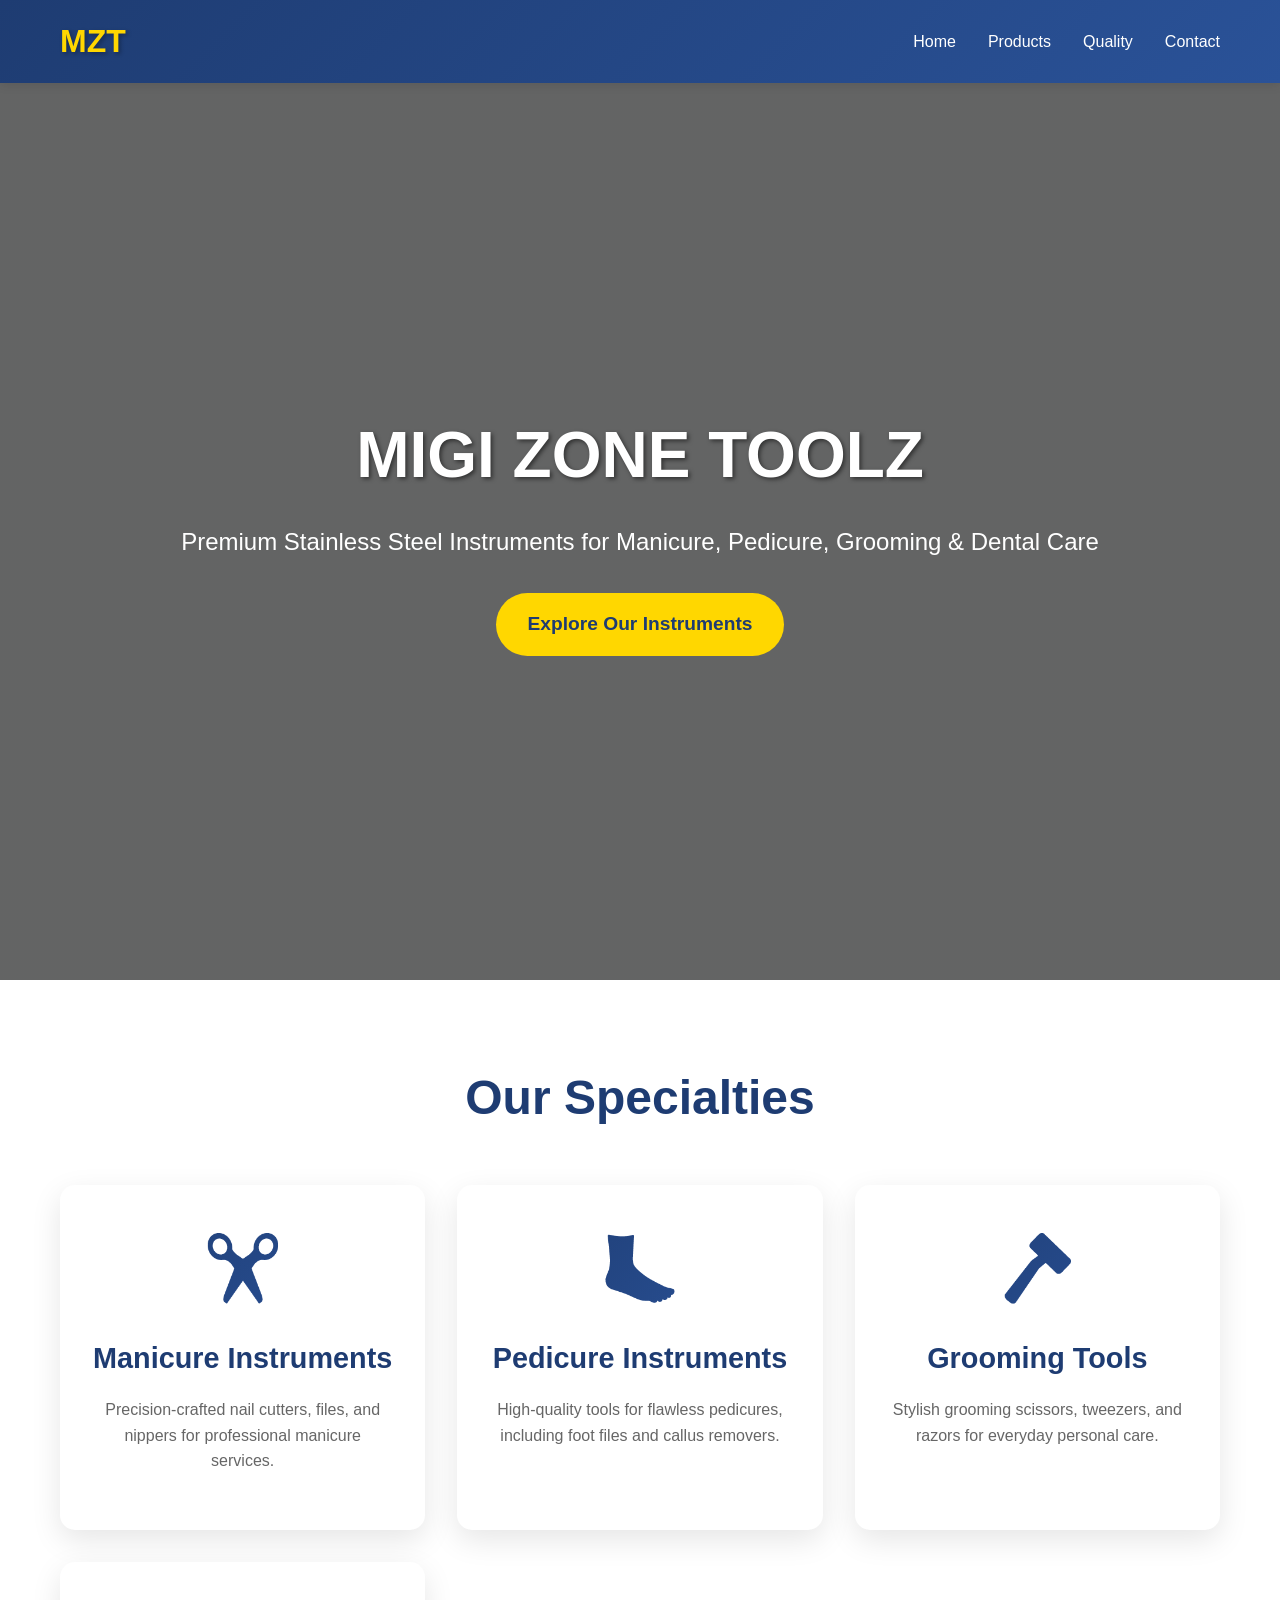
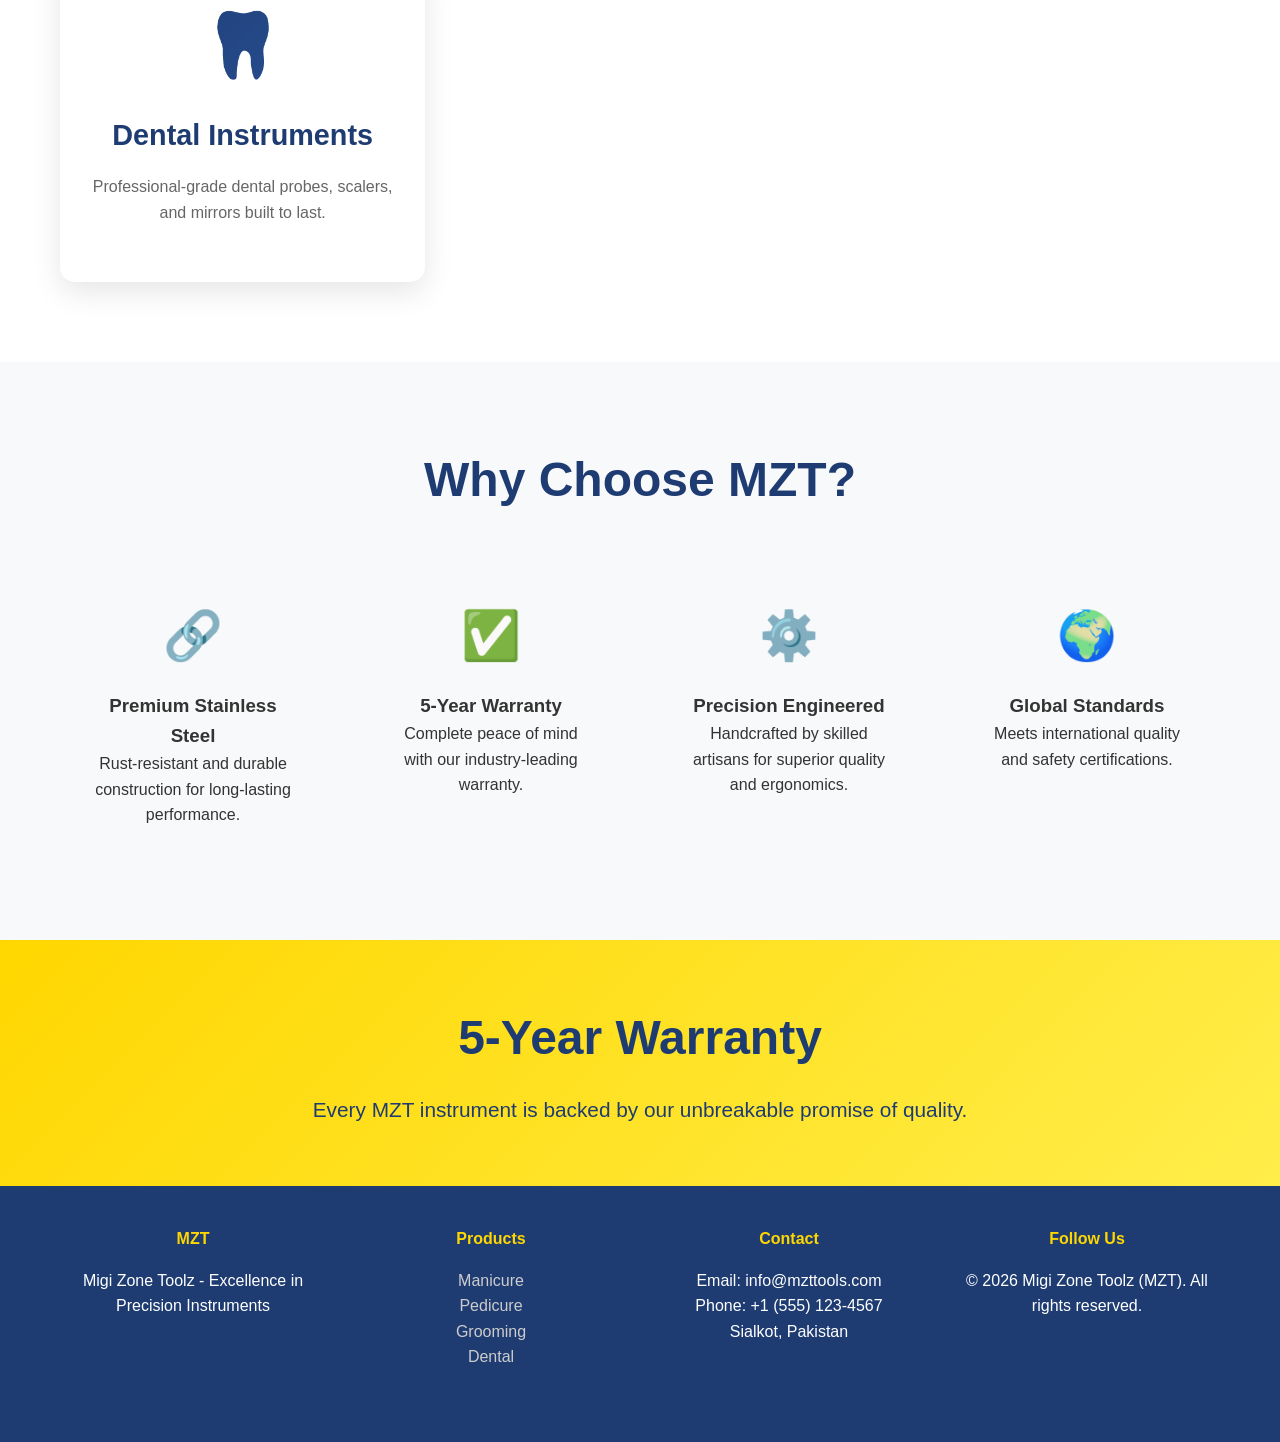
<file: index.html>
<!DOCTYPE html>
<html lang="en">
<head>
    <meta charset="UTF-8">
    <meta name="viewport" content="width=device-width, initial-scale=1.0">
    <title>MIGI ZONE TOOLZ (MZT) - Premium Manicure, Pedicure, Grooming & Dental Instruments</title>
    <style>
        /* Reset and Base Styles */
        * {
            margin: 0;
            padding: 0;
            box-sizing: border-box;
        }
        body {
            font-family: 'Arial', sans-serif;
            line-height: 1.6;
            color: #333;
            background-color: #f8f9fa;
        }
        .container {
            max-width: 1200px;
            margin: 0 auto;
            padding: 0 20px;
        }

        /* Header & Logo */
        header {
            background: linear-gradient(135deg, #1e3c72 0%, #2a5298 100%);
            color: white;
            padding: 1rem 0;
            position: fixed;
            width: 100%;
            top: 0;
            z-index: 1000;
            box-shadow: 0 2px 10px rgba(0,0,0,0.1);
        }
        nav {
            display: flex;
            justify-content: space-between;
            align-items: center;
        }
        .logo {
            font-size: 2rem;
            font-weight: bold;
            color: #ffd700;
            text-shadow: 2px 2px 4px rgba(0,0,0,0.3);
        }
        .nav-links {
            display: flex;
            list-style: none;
            gap: 2rem;
        }
        .nav-links a {
            color: white;
            text-decoration: none;
            font-weight: 500;
            transition: color 0.3s;
        }
        .nav-links a:hover {
            color: #ffd700;
        }
        .hamburger {
            display: none;
            flex-direction: column;
            cursor: pointer;
        }
        .hamburger span {
            width: 25px;
            height: 3px;
            background: white;
            margin: 3px 0;
            transition: 0.3s;
        }

        /* Hero Banner */
        .hero {
            background: linear-gradient(rgba(0,0,0,0.6), rgba(0,0,0,0.6)), url('[data-uri]') center/cover;
            height: 100vh;
            display: flex;
            align-items: center;
            justify-content: center;
            text-align: center;
            color: white;
            margin-top: 80px;
        }
        .hero h1 {
            font-size: 4rem;
            margin-bottom: 1rem;
            text-shadow: 2px 2px 4px rgba(0,0,0,0.5);
        }
        .hero p {
            font-size: 1.5rem;
            margin-bottom: 2rem;
        }
        .cta-button {
            display: inline-block;
            background: #ffd700;
            color: #1e3c72;
            padding: 1rem 2rem;
            text-decoration: none;
            font-weight: bold;
            border-radius: 50px;
            transition: transform 0.3s, box-shadow 0.3s;
            font-size: 1.2rem;
        }
        .cta-button:hover {
            transform: translateY(-3px);
            box-shadow: 0 10px 20px rgba(255,215,0,0.4);
        }

        /* Sections Grid */
        .sections {
            padding: 80px 0;
            background: white;
        }
        .section-grid {
            display: grid;
            grid-template-columns: repeat(auto-fit, minmax(300px, 1fr));
            gap: 2rem;
            margin-top: 3rem;
        }
        .section-card {
            background: white;
            border-radius: 15px;
            overflow: hidden;
            box-shadow: 0 10px 30px rgba(0,0,0,0.1);
            transition: transform 0.3s, box-shadow 0.3s;
            text-align: center;
            padding: 2rem;
        }
        .section-card:hover {
            transform: translateY(-10px);
            box-shadow: 0 20px 40px rgba(0,0,0,0.15);
        }
        .section-icon {
            font-size: 4rem;
            margin-bottom: 1rem;
            background: linear-gradient(135deg, #1e3c72, #2a5298);
            -webkit-background-clip: text;
            -webkit-text-fill-color: transparent;
            background-clip: text;
        }
        .section-card h3 {
            font-size: 1.8rem;
            margin-bottom: 1rem;
            color: #1e3c72;
        }
        .section-card p {
            color: #666;
            margin-bottom: 1.5rem;
        }

        /* Features */
        .features {
            padding: 80px 0;
            background: #f8f9fa;
        }
        .features h2 {
            text-align: center;
            font-size: 3rem;
            margin-bottom: 3rem;
            color: #1e3c72;
        }
        .features-grid {
            display: grid;
            grid-template-columns: repeat(auto-fit, minmax(250px, 1fr));
            gap: 2rem;
        }
        .feature-item {
            text-align: center;
            padding: 2rem;
        }
        .feature-icon {
            font-size: 3rem;
            color: #ffd700;
            margin-bottom: 1rem;
        }

        /* Warranty Highlight */
        .warranty {
            background: linear-gradient(135deg, #ffd700 0%, #ffed4a 100%);
            padding: 60px 0;
            text-align: center;
        }
        .warranty h2 {
            font-size: 3rem;
            color: #1e3c72;
            margin-bottom: 1rem;
        }
        .warranty p {
            font-size: 1.3rem;
            color: #1e3c72;
        }

        /* Footer */
        footer {
            background: #1e3c72;
            color: white;
            text-align: center;
            padding: 40px 0;
        }
        .footer-content {
            display: grid;
            grid-template-columns: repeat(auto-fit, minmax(250px, 1fr));
            gap: 2rem;
            margin-bottom: 2rem;
        }
        .footer-section h4 {
            margin-bottom: 1rem;
            color: #ffd700;
        }
        .footer-section a {
            color: #ccc;
            text-decoration: none;
        }
        .footer-section a:hover {
            color: #ffd700;
        }

        /* Mobile Responsiveness */
        @media (max-width: 768px) {
            .hamburger {
                display: flex;
            }
            .nav-links {
                display: none;
                position: absolute;
                top: 100%;
                left: 0;
                width: 100%;
                background: #1e3c72;
                flex-direction: column;
                padding: 1rem;
            }
            .nav-links.active {
                display: flex;
            }
            .hero h1 {
                font-size: 2.5rem;
            }
            .hero p {
                font-size: 1.2rem;
            }
            .section-grid {
                grid-template-columns: 1fr;
            }
        }
    </style>
</head>
<body>
    <!-- Header -->
    <header>
        <nav class="container">
            <div class="logo">MZT</div>
            <ul class="nav-links">
                <li><a href="#home">Home</a></li>
                <li><a href="#sections">Products</a></li>
                <li><a href="#features">Quality</a></li>
                <li><a href="#contact">Contact</a></li>
            </ul>
            <div class="hamburger" onclick="toggleMenu()">
                <span></span>
                <span></span>
                <span></span>
            </div>
        </nav>
    </header>

    <!-- Hero Banner -->
    <section id="home" class="hero">
        <div class="container">
            <h1>MIGI ZONE TOOLZ</h1>
            <p>Premium Stainless Steel Instruments for Manicure, Pedicure, Grooming & Dental Care</p>
            <a href="#sections" class="cta-button">Explore Our Instruments</a>
        </div>
    </section>

    <!-- Product Categories -->
    <section id="sections" class="sections">
        <div class="container">
            <h2 style="text-align: center; font-size: 3rem; color: #1e3c72; margin-bottom: 1rem;">Our Specialties</h2>
            <div class="section-grid">
                <div class="section-card">
                    <div class="section-icon">✂️</div>
                    <h3>Manicure Instruments</h3>
                    <p>Precision-crafted nail cutters, files, and nippers for professional manicure services.</p>
                </div>
                <div class="section-card">
                    <div class="section-icon">🦶</div>
                    <h3>Pedicure Instruments</h3>
                    <p>High-quality tools for flawless pedicures, including foot files and callus removers.</p>
                </div>
                <div class="section-card">
                    <div class="section-icon">🪒</div>
                    <h3>Grooming Tools</h3>
                    <p>Stylish grooming scissors, tweezers, and razors for everyday personal care.</p>
                </div>
                <div class="section-card">
                    <div class="section-icon">🦷</div>
                    <h3>Dental Instruments</h3>
                    <p>Professional-grade dental probes, scalers, and mirrors built to last.</p>
                </div>
            </div>
        </div>
    </section>

    <!-- Features -->
    <section id="features" class="features">
        <div class="container">
            <h2>Why Choose MZT?</h2>
            <div class="features-grid">
                <div class="feature-item">
                    <div class="feature-icon">🔗</div>
                    <h3>Premium Stainless Steel</h3>
                    <p>Rust-resistant and durable construction for long-lasting performance.</p>
                </div>
                <div class="feature-item">
                    <div class="feature-icon">✅</div>
                    <h3>5-Year Warranty</h3>
                    <p>Complete peace of mind with our industry-leading warranty.</p>
                </div>
                <div class="feature-item">
                    <div class="feature-icon">⚙️</div>
                    <h3>Precision Engineered</h3>
                    <p>Handcrafted by skilled artisans for superior quality and ergonomics.</p>
                </div>
                <div class="feature-item">
                    <div class="feature-icon">🌍</div>
                    <h3>Global Standards</h3>
                    <p>Meets international quality and safety certifications.</p>
                </div>
            </div>
        </div>
    </section>

    <!-- Warranty Banner -->
    <section class="warranty">
        <div class="container">
            <h2>5-Year Warranty</h2>
            <p>Every MZT instrument is backed by our unbreakable promise of quality.</p>
        </div>
    </section>

    <!-- Footer -->
    <footer id="contact">
        <div class="container">
            <div class="footer-content">
                <div class="footer-section">
                    <h4>MZT</h4>
                    <p>Migi Zone Toolz - Excellence in Precision Instruments</p>
                </div>
                <div class="footer-section">
                    <h4>Products</h4>
                    <a href="#sections">Manicure</a><br>
                    <a href="#sections">Pedicure</a><br>
                    <a href="#sections">Grooming</a><br>
                    <a href="#sections">Dental</a>
                </div>
                <div class="footer-section">
                    <h4>Contact</h4>
                    <p>Email: info@mzttools.com</p>
                    <p>Phone: +1 (555) 123-4567</p>
                    <p>Sialkot, Pakistan</p>
                </div>
                <div class="footer-section">
                    <h4>Follow Us</h4>
                    <p>© 2026 Migi Zone Toolz (MZT). All rights reserved.</p>
                </div>
            </div>
        </div>
    </footer>

    <script>
        function toggleMenu() {
            const navLinks = document.querySelector('.nav-links');
            navLinks.classList.toggle('active');
        }

        // Smooth scrolling for anchor links
        document.querySelectorAll('a[href^="#"]').forEach(anchor => {
            anchor.addEventListener('click', function (e) {
                e.preventDefault();
                document.querySelector(this.getAttribute('href')).scrollIntoView({
                    behavior: 'smooth'
                });
            });
        });
    </script>
</body>
</html>
</file>
